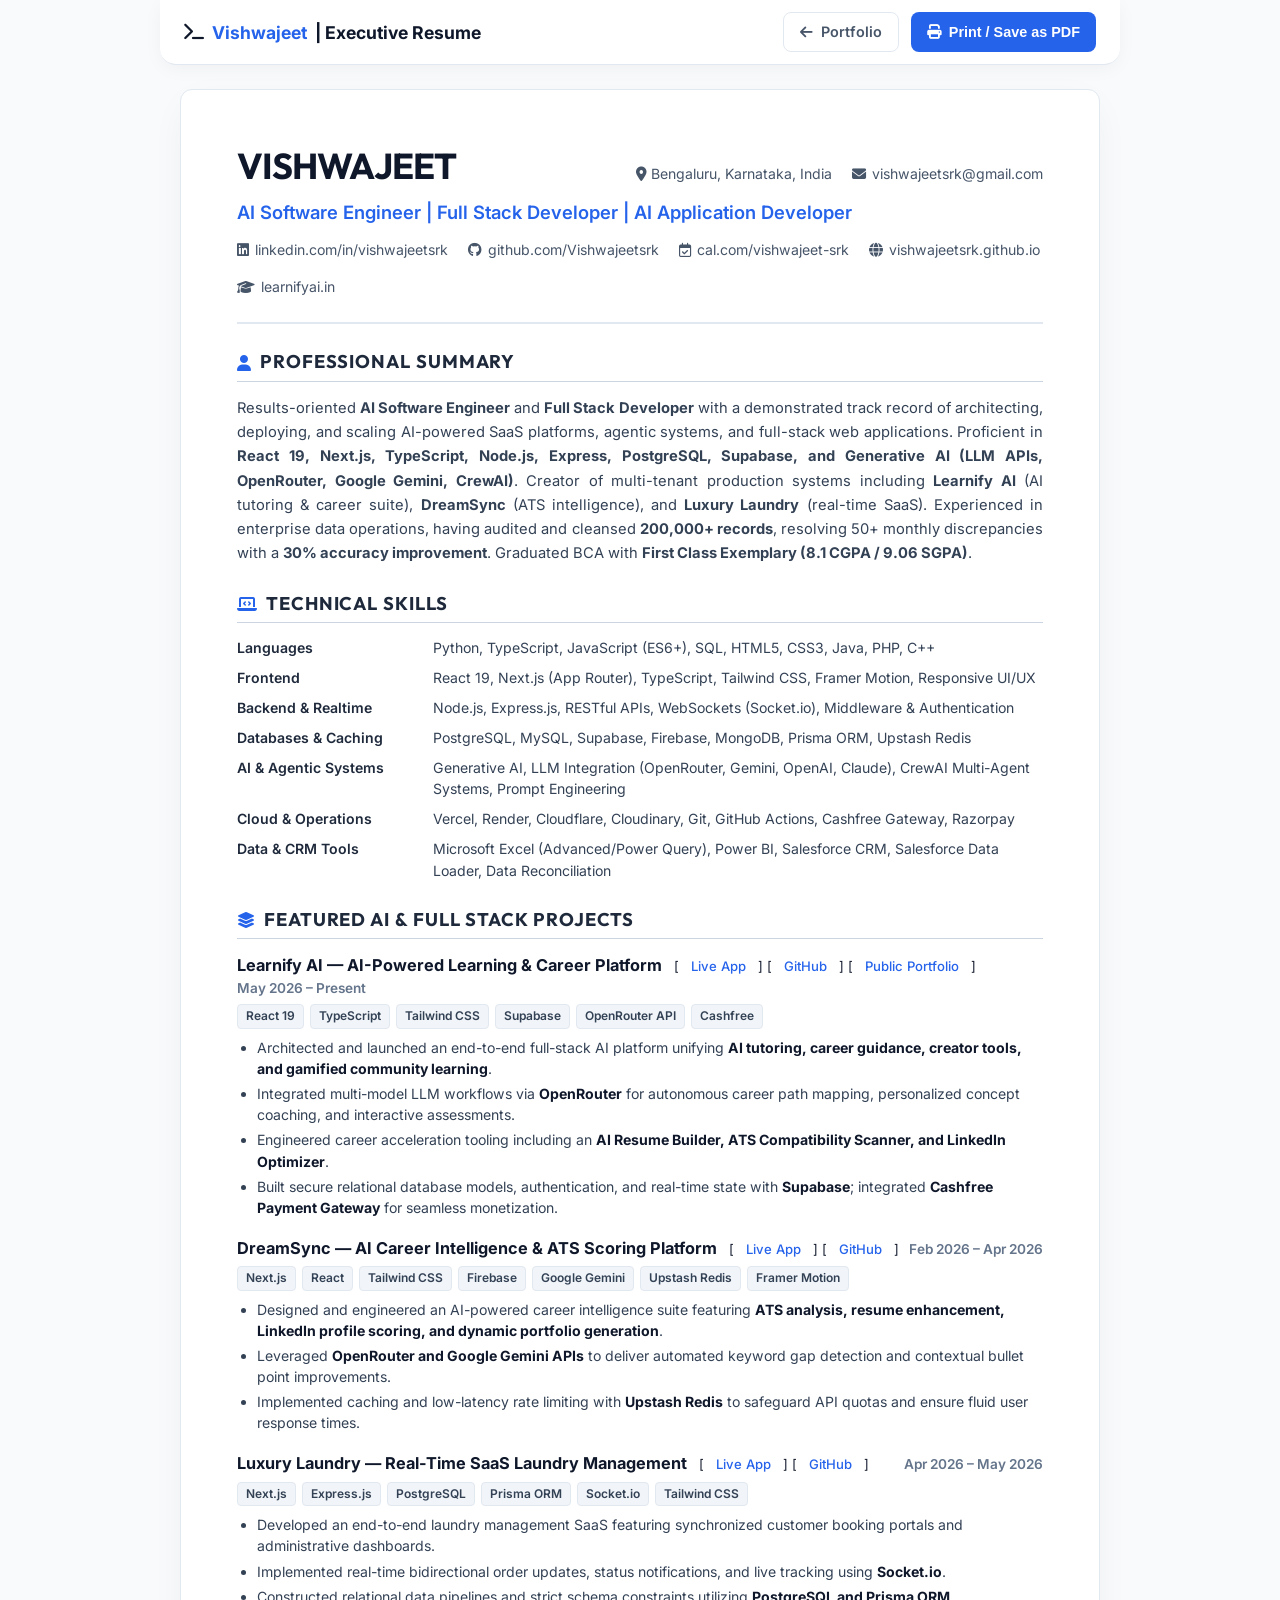
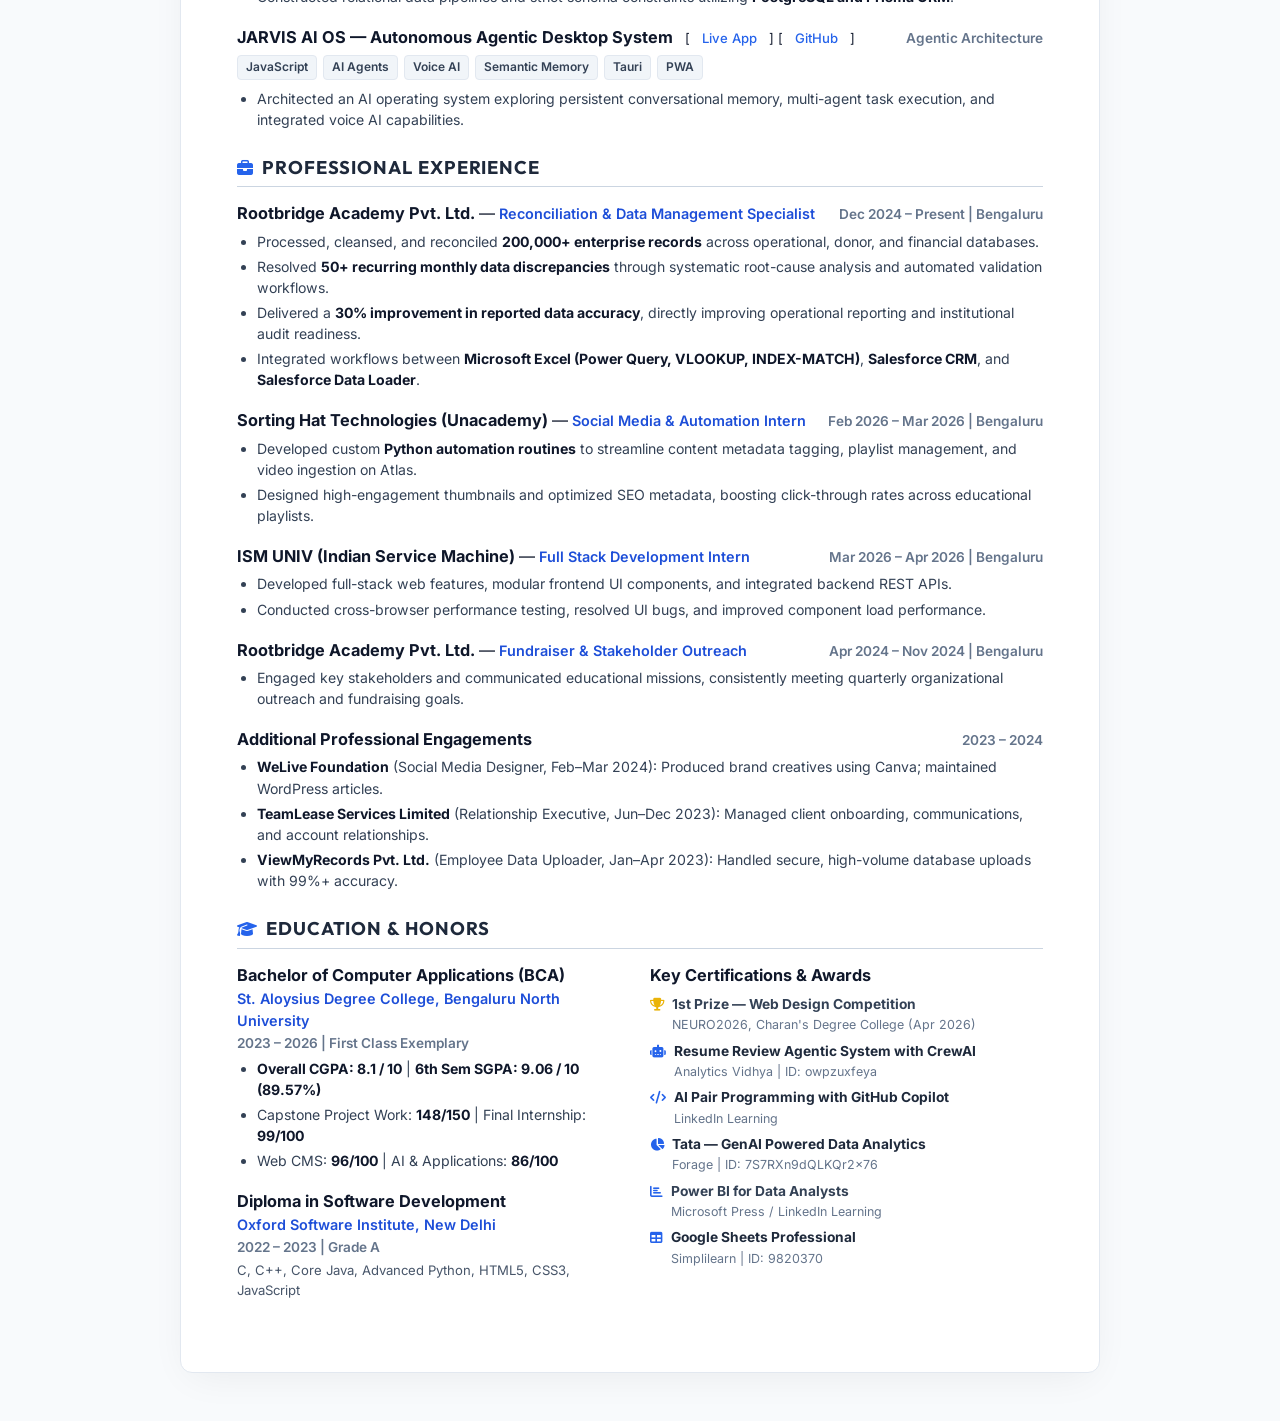
<file: resume.html>
<!DOCTYPE html>
<html lang="en">
<head>
    <meta charset="UTF-8">
    <meta name="viewport" content="width=device-width, initial-scale=1.0">
    <title>Vishwajeet | AI Software Engineer & Full Stack Developer - Resume</title>
    <meta name="description" content="Resume of Vishwajeet - AI Software Engineer, Full Stack Developer, and Data Operations Specialist.">
    <link rel="preconnect" href="https://fonts.googleapis.com">
    <link rel="preconnect" href="https://fonts.gstatic.com" crossorigin>
    <link href="https://fonts.googleapis.com/css2?family=Inter:wght@300;400;500;600;700;800&family=Outfit:wght@500;600;700&display=swap" rel="stylesheet">
    <link rel="stylesheet" href="https://cdn.jsdelivr.net/npm/@fortawesome/fontawesome-free@6.4.0/css/all.min.css">
    <style>
        :root {
            --primary: #2563eb;
            --primary-dark: #1d4ed8;
            --accent: #6366f1;
            --text-main: #0f172a;
            --text-muted: #475569;
            --text-light: #64748b;
            --border-color: #e2e8f0;
            --bg-page: #f8fafc;
            --bg-card: #ffffff;
            --tag-bg: #f1f5f9;
            --tag-text: #334155;
        }

        * {
            box-sizing: border-box;
            margin: 0;
            padding: 0;
        }

        body {
            font-family: 'Inter', sans-serif;
            background-color: var(--bg-page);
            color: var(--text-main);
            line-height: 1.55;
            -webkit-font-smoothing: antialiased;
        }

        /* Action Bar for Web View */
        .action-bar {
            position: sticky;
            top: 0;
            z-index: 100;
            background: rgba(255, 255, 255, 0.92);
            backdrop-filter: blur(12px);
            border-bottom: 1px solid var(--border-color);
            padding: 12px 24px;
            display: flex;
            justify-content: space-between;
            align-items: center;
            max-width: 960px;
            margin: 0 auto 24px;
            border-radius: 0 0 16px 16px;
            box-shadow: 0 4px 20px -2px rgba(0,0,0,0.05);
        }

        .action-bar .brand {
            font-weight: 700;
            font-size: 1.1rem;
            color: var(--text-main);
            display: flex;
            align-items: center;
            gap: 8px;
        }

        .action-bar .brand span {
            color: var(--primary);
        }

        .action-buttons {
            display: flex;
            gap: 12px;
        }

        .btn {
            display: inline-flex;
            align-items: center;
            gap: 8px;
            padding: 8px 16px;
            font-size: 0.9rem;
            font-weight: 600;
            border-radius: 8px;
            text-decoration: none;
            cursor: pointer;
            transition: all 0.2s ease;
            border: none;
        }

        .btn-primary {
            background: var(--primary);
            color: #ffffff;
        }

        .btn-primary:hover {
            background: var(--primary-dark);
            box-shadow: 0 4px 12px rgba(37, 99, 235, 0.3);
            transform: translateY(-1px);
        }

        .btn-secondary {
            background: #ffffff;
            color: var(--text-muted);
            border: 1px solid var(--border-color);
        }

        .btn-secondary:hover {
            background: var(--tag-bg);
            color: var(--text-main);
        }

        /* Resume Paper Container */
        .resume-container {
            max-width: 920px;
            margin: 0 auto 48px;
            background: var(--bg-card);
            padding: 48px 56px;
            border-radius: 12px;
            box-shadow: 0 10px 40px -10px rgba(0,0,0,0.07);
            border: 1px solid var(--border-color);
        }

        /* Header Section */
        .resume-header {
            border-bottom: 2px solid var(--border-color);
            padding-bottom: 24px;
            margin-bottom: 24px;
        }

        .header-title-row {
            display: flex;
            justify-content: space-between;
            align-items: baseline;
            flex-wrap: wrap;
            gap: 12px;
        }

        h1.name {
            font-family: 'Outfit', sans-serif;
            font-size: 2.25rem;
            font-weight: 700;
            letter-spacing: -0.02em;
            color: #0f172a;
        }

        .headline {
            font-size: 1.15rem;
            font-weight: 600;
            color: var(--primary);
            margin-top: 4px;
            margin-bottom: 12px;
        }

        .contact-links {
            display: flex;
            flex-wrap: wrap;
            gap: 16px 20px;
            font-size: 0.88rem;
            color: var(--text-muted);
        }

        .contact-links a {
            color: var(--text-muted);
            text-decoration: none;
            display: inline-flex;
            align-items: center;
            gap: 6px;
            transition: color 0.15s ease;
        }

        .contact-links a:hover {
            color: var(--primary);
        }

        /* Section Styling */
        .section {
            margin-bottom: 24px;
        }

        .section-title {
            font-family: 'Outfit', sans-serif;
            font-size: 1.15rem;
            font-weight: 700;
            text-transform: uppercase;
            letter-spacing: 0.05em;
            color: #1e293b;
            border-bottom: 1.5px solid #cbd5e1;
            padding-bottom: 4px;
            margin-bottom: 14px;
            display: flex;
            align-items: center;
            gap: 8px;
        }

        .section-title i {
            color: var(--primary);
            font-size: 1rem;
        }

        .summary-text {
            font-size: 0.92rem;
            color: #334155;
            line-height: 1.65;
            text-align: justify;
        }

        /* Skills Grid */
        .skills-table {
            display: grid;
            grid-template-columns: 180px 1fr;
            gap: 8px 16px;
            font-size: 0.88rem;
        }

        .skill-group-name {
            font-weight: 600;
            color: #1e293b;
        }

        .skill-group-items {
            color: #334155;
        }

        /* Experience & Projects Entries */
        .entry-item {
            margin-bottom: 18px;
            page-break-inside: avoid;
        }

        .entry-item:last-child {
            margin-bottom: 0;
        }

        .entry-header {
            display: flex;
            justify-content: space-between;
            align-items: baseline;
            flex-wrap: wrap;
            margin-bottom: 4px;
        }

        .entry-title {
            font-size: 1.02rem;
            font-weight: 700;
            color: #0f172a;
        }

        .entry-title a {
            color: #0f172a;
            text-decoration: none;
            transition: color 0.15s ease;
        }

        .entry-title a:hover {
            color: var(--primary);
        }

        .entry-subtitle {
            font-size: 0.9rem;
            font-weight: 600;
            color: var(--primary-dark);
        }

        .entry-date {
            font-size: 0.85rem;
            font-weight: 600;
            color: var(--text-light);
        }

        .entry-tags {
            display: flex;
            flex-wrap: wrap;
            gap: 6px;
            margin: 5px 0 8px 0;
        }

        .tech-pill {
            font-size: 0.75rem;
            font-weight: 600;
            background: var(--tag-bg);
            color: var(--tag-text);
            padding: 2px 8px;
            border-radius: 4px;
            border: 1px solid #e2e8f0;
        }

        .entry-links {
            display: inline-flex;
            gap: 12px;
            font-size: 0.82rem;
            margin-left: 8px;
        }

        .entry-links a {
            color: var(--primary);
            text-decoration: none;
            font-weight: 500;
        }

        .entry-links a:hover {
            text-decoration: underline;
        }

        ul.bullet-list {
            list-style-type: disc;
            margin-left: 20px;
            margin-top: 4px;
        }

        ul.bullet-list li {
            font-size: 0.88rem;
            color: #334155;
            margin-bottom: 4px;
            line-height: 1.5;
        }

        ul.bullet-list li strong {
            color: #0f172a;
        }

        /* Education & Certs Grid */
        .edu-cert-grid {
            display: grid;
            grid-template-columns: 1fr 1fr;
            gap: 20px;
        }

        .cert-list {
            list-style: none;
        }

        .cert-list li {
            font-size: 0.86rem;
            color: #334155;
            margin-bottom: 6px;
            display: flex;
            align-items: baseline;
            gap: 8px;
        }

        .cert-list li i {
            color: var(--primary);
            font-size: 0.8rem;
            flex-shrink: 0;
        }

        .cert-list a {
            color: #1e293b;
            text-decoration: none;
        }

        .cert-list a:hover {
            color: var(--primary);
            text-decoration: underline;
        }

        .cert-meta {
            color: var(--text-light);
            font-size: 0.78rem;
        }

        /* Print Optimization */
        @media print {
            body {
                background: #ffffff;
                color: #000000;
                font-size: 9.5pt;
            }

            .action-bar {
                display: none !important;
            }

            .resume-container {
                max-width: 100%;
                margin: 0;
                padding: 0;
                border: none;
                box-shadow: none;
                border-radius: 0;
            }

            a {
                text-decoration: none;
                color: inherit;
            }

            .section-title {
                border-bottom: 1.5px solid #000;
                color: #000;
            }

            .headline, .entry-subtitle, .section-title i {
                color: #1d4ed8;
            }

            .tech-pill {
                border: 1px solid #cbd5e1;
                background: #f8fafc;
                color: #0f172a;
            }

            .entry-item {
                page-break-inside: avoid;
            }

            @page {
                margin: 1.2cm;
                size: A4 portrait;
            }
        }

        @media (max-width: 768px) {
            .resume-container {
                padding: 28px 20px;
                margin: 0 12px 24px;
            }
            .skills-table {
                grid-template-columns: 1fr;
                gap: 4px;
            }
            .edu-cert-grid {
                grid-template-columns: 1fr;
            }
            .action-bar {
                flex-direction: column;
                gap: 12px;
            }
        }
    </style>
</head>
<body>

    <!-- Sticky Web Toolbar -->
    <div class="action-bar">
        <div class="brand">
            <i class="fas fa-terminal"></i>
            <span>Vishwajeet</span> | Executive Resume
        </div>
        <div class="action-buttons">
            <a href="index.html" class="btn btn-secondary">
                <i class="fas fa-arrow-left"></i> Portfolio
            </a>
            <button onclick="window.print()" class="btn btn-primary">
                <i class="fas fa-print"></i> Print / Save as PDF
            </button>
        </div>
    </div>

    <!-- Resume Document Body -->
    <div class="resume-container">
        <!-- Header -->
        <header class="resume-header">
            <div class="header-title-row">
                <h1 class="name">VISHWAJEET</h1>
                <div class="contact-links">
                    <span><i class="fas fa-map-marker-alt"></i> Bengaluru, Karnataka, India</span>
                    <a href="mailto:vishwajeetsrk@gmail.com"><i class="fas fa-envelope"></i> vishwajeetsrk@gmail.com</a>
                </div>
            </div>
            <div class="headline">AI Software Engineer | Full Stack Developer | AI Application Developer</div>
            <div class="contact-links">
                <a href="https://www.linkedin.com/in/vishwajeetsrk/" target="_blank"><i class="fab fa-linkedin"></i> linkedin.com/in/vishwajeetsrk</a>
                <a href="https://github.com/Vishwajeetsrk" target="_blank"><i class="fab fa-github"></i> github.com/Vishwajeetsrk</a>
                <a href="https://cal.com/vishwajeet-srk/30min" target="_blank"><i class="far fa-calendar-check"></i> cal.com/vishwajeet-srk</a>
                <a href="https://vishwajeetsrk.github.io/" target="_blank"><i class="fas fa-globe"></i> vishwajeetsrk.github.io</a>
                <a href="https://www.learnifyai.in/" target="_blank"><i class="fas fa-graduation-cap"></i> learnifyai.in</a>
            </div>
        </header>

        <!-- Professional Summary -->
        <section class="section">
            <h2 class="section-title"><i class="fas fa-user"></i> Professional Summary</h2>
            <p class="summary-text">
                Results-oriented <strong>AI Software Engineer</strong> and <strong>Full Stack Developer</strong> with a demonstrated track record of architecting, deploying, and scaling AI-powered SaaS platforms, agentic systems, and full-stack web applications. Proficient in <strong>React 19, Next.js, TypeScript, Node.js, Express, PostgreSQL, Supabase, and Generative AI (LLM APIs, OpenRouter, Google Gemini, CrewAI)</strong>. Creator of multi-tenant production systems including <strong>Learnify AI</strong> (AI tutoring & career suite), <strong>DreamSync</strong> (ATS intelligence), and <strong>Luxury Laundry</strong> (real-time SaaS). Experienced in enterprise data operations, having audited and cleansed <strong>200,000+ records</strong>, resolving 50+ monthly discrepancies with a <strong>30% accuracy improvement</strong>. Graduated BCA with <strong>First Class Exemplary (8.1 CGPA / 9.06 SGPA)</strong>.
            </p>
        </section>

        <!-- Technical Skills -->
        <section class="section">
            <h2 class="section-title"><i class="fas fa-laptop-code"></i> Technical Skills</h2>
            <div class="skills-table">
                <div class="skill-group-name">Languages</div>
                <div class="skill-group-items">Python, TypeScript, JavaScript (ES6+), SQL, HTML5, CSS3, Java, PHP, C++</div>

                <div class="skill-group-name">Frontend</div>
                <div class="skill-group-items">React 19, Next.js (App Router), TypeScript, Tailwind CSS, Framer Motion, Responsive UI/UX</div>

                <div class="skill-group-name">Backend & Realtime</div>
                <div class="skill-group-items">Node.js, Express.js, RESTful APIs, WebSockets (Socket.io), Middleware & Authentication</div>

                <div class="skill-group-name">Databases & Caching</div>
                <div class="skill-group-items">PostgreSQL, MySQL, Supabase, Firebase, MongoDB, Prisma ORM, Upstash Redis</div>

                <div class="skill-group-name">AI & Agentic Systems</div>
                <div class="skill-group-items">Generative AI, LLM Integration (OpenRouter, Gemini, OpenAI, Claude), CrewAI Multi-Agent Systems, Prompt Engineering</div>

                <div class="skill-group-name">Cloud & Operations</div>
                <div class="skill-group-items">Vercel, Render, Cloudflare, Cloudinary, Git, GitHub Actions, Cashfree Gateway, Razorpay</div>

                <div class="skill-group-name">Data & CRM Tools</div>
                <div class="skill-group-items">Microsoft Excel (Advanced/Power Query), Power BI, Salesforce CRM, Salesforce Data Loader, Data Reconciliation</div>
            </div>
        </section>

        <!-- Featured Projects -->
        <section class="section">
            <h2 class="section-title"><i class="fas fa-layer-group"></i> Featured AI & Full Stack Projects</h2>

            <!-- Learnify AI -->
            <div class="entry-item">
                <div class="entry-header">
                    <div>
                        <span class="entry-title"><a href="https://www.learnifyai.in/" target="_blank">Learnify AI — AI-Powered Learning & Career Platform</a></span>
                        <span class="entry-links">
                            [<a href="https://www.learnifyai.in/" target="_blank">Live App</a>]
                            [<a href="https://github.com/Vishwajeetsrk/learnifyai" target="_blank">GitHub</a>]
                            [<a href="https://www.learnifyai.in/p/vishwajeetsrk" target="_blank">Public Portfolio</a>]
                        </span>
                    </div>
                    <span class="entry-date">May 2026 – Present</span>
                </div>
                <div class="entry-tags">
                    <span class="tech-pill">React 19</span>
                    <span class="tech-pill">TypeScript</span>
                    <span class="tech-pill">Tailwind CSS</span>
                    <span class="tech-pill">Supabase</span>
                    <span class="tech-pill">OpenRouter API</span>
                    <span class="tech-pill">Cashfree</span>
                </div>
                <ul class="bullet-list">
                    <li>Architected and launched an end-to-end full-stack AI platform unifying <strong>AI tutoring, career guidance, creator tools, and gamified community learning</strong>.</li>
                    <li>Integrated multi-model LLM workflows via <strong>OpenRouter</strong> for autonomous career path mapping, personalized concept coaching, and interactive assessments.</li>
                    <li>Engineered career acceleration tooling including an <strong>AI Resume Builder, ATS Compatibility Scanner, and LinkedIn Optimizer</strong>.</li>
                    <li>Built secure relational database models, authentication, and real-time state with <strong>Supabase</strong>; integrated <strong>Cashfree Payment Gateway</strong> for seamless monetization.</li>
                </ul>
            </div>

            <!-- DreamSync -->
            <div class="entry-item">
                <div class="entry-header">
                    <div>
                        <span class="entry-title"><a href="https://dream-sync-nine.vercel.app/" target="_blank">DreamSync — AI Career Intelligence & ATS Scoring Platform</a></span>
                        <span class="entry-links">
                            [<a href="https://dream-sync-nine.vercel.app/" target="_blank">Live App</a>]
                            [<a href="https://github.com/Vishwajeetsrk/dreamssync_test" target="_blank">GitHub</a>]
                        </span>
                    </div>
                    <span class="entry-date">Feb 2026 – Apr 2026</span>
                </div>
                <div class="entry-tags">
                    <span class="tech-pill">Next.js</span>
                    <span class="tech-pill">React</span>
                    <span class="tech-pill">Tailwind CSS</span>
                    <span class="tech-pill">Firebase</span>
                    <span class="tech-pill">Google Gemini</span>
                    <span class="tech-pill">Upstash Redis</span>
                    <span class="tech-pill">Framer Motion</span>
                </div>
                <ul class="bullet-list">
                    <li>Designed and engineered an AI-powered career intelligence suite featuring <strong>ATS analysis, resume enhancement, LinkedIn profile scoring, and dynamic portfolio generation</strong>.</li>
                    <li>Leveraged <strong>OpenRouter and Google Gemini APIs</strong> to deliver automated keyword gap detection and contextual bullet point improvements.</li>
                    <li>Implemented caching and low-latency rate limiting with <strong>Upstash Redis</strong> to safeguard API quotas and ensure fluid user response times.</li>
                </ul>
            </div>

            <!-- Luxury Laundry -->
            <div class="entry-item">
                <div class="entry-header">
                    <div>
                        <span class="entry-title"><a href="https://luxurylaundry.vercel.app/" target="_blank">Luxury Laundry — Real-Time SaaS Laundry Management</a></span>
                        <span class="entry-links">
                            [<a href="https://luxurylaundry.vercel.app/" target="_blank">Live App</a>]
                            [<a href="https://github.com/Vishwajeetsrk/LUXURY-LAUNDRY" target="_blank">GitHub</a>]
                        </span>
                    </div>
                    <span class="entry-date">Apr 2026 – May 2026</span>
                </div>
                <div class="entry-tags">
                    <span class="tech-pill">Next.js</span>
                    <span class="tech-pill">Express.js</span>
                    <span class="tech-pill">PostgreSQL</span>
                    <span class="tech-pill">Prisma ORM</span>
                    <span class="tech-pill">Socket.io</span>
                    <span class="tech-pill">Tailwind CSS</span>
                </div>
                <ul class="bullet-list">
                    <li>Developed an end-to-end laundry management SaaS featuring synchronized customer booking portals and administrative dashboards.</li>
                    <li>Implemented real-time bidirectional order updates, status notifications, and live tracking using <strong>Socket.io</strong>.</li>
                    <li>Constructed relational data pipelines and strict schema constraints utilizing <strong>PostgreSQL and Prisma ORM</strong>.</li>
                </ul>
            </div>

            <!-- JARVIS AI OS -->
            <div class="entry-item">
                <div class="entry-header">
                    <div>
                        <span class="entry-title"><a href="https://jarvisaios.vercel.app/" target="_blank">JARVIS AI OS — Autonomous Agentic Desktop System</a></span>
                        <span class="entry-links">
                            [<a href="https://jarvisaios.vercel.app/" target="_blank">Live App</a>]
                            [<a href="https://github.com/Vishwajeetsrk/JARVIS-AI-OS" target="_blank">GitHub</a>]
                        </span>
                    </div>
                    <span class="entry-date">Agentic Architecture</span>
                </div>
                <div class="entry-tags">
                    <span class="tech-pill">JavaScript</span>
                    <span class="tech-pill">AI Agents</span>
                    <span class="tech-pill">Voice AI</span>
                    <span class="tech-pill">Semantic Memory</span>
                    <span class="tech-pill">Tauri</span>
                    <span class="tech-pill">PWA</span>
                </div>
                <ul class="bullet-list">
                    <li>Architected an AI operating system exploring persistent conversational memory, multi-agent task execution, and integrated voice AI capabilities.</li>
                </ul>
            </div>
        </section>

        <!-- Professional Experience -->
        <section class="section">
            <h2 class="section-title"><i class="fas fa-briefcase"></i> Professional Experience</h2>

            <!-- Rootbridge Data Management -->
            <div class="entry-item">
                <div class="entry-header">
                    <div>
                        <span class="entry-title">Rootbridge Academy Pvt. Ltd.</span> — <span class="entry-subtitle">Reconciliation & Data Management Specialist</span>
                    </div>
                    <span class="entry-date">Dec 2024 – Present | Bengaluru</span>
                </div>
                <ul class="bullet-list">
                    <li>Processed, cleansed, and reconciled <strong>200,000+ enterprise records</strong> across operational, donor, and financial databases.</li>
                    <li>Resolved <strong>50+ recurring monthly data discrepancies</strong> through systematic root-cause analysis and automated validation workflows.</li>
                    <li>Delivered a <strong>30% improvement in reported data accuracy</strong>, directly improving operational reporting and institutional audit readiness.</li>
                    <li>Integrated workflows between <strong>Microsoft Excel (Power Query, VLOOKUP, INDEX-MATCH)</strong>, <strong>Salesforce CRM</strong>, and <strong>Salesforce Data Loader</strong>.</li>
                </ul>
            </div>

            <!-- Sorting Hat / Unacademy -->
            <div class="entry-item">
                <div class="entry-header">
                    <div>
                        <span class="entry-title">Sorting Hat Technologies (Unacademy)</span> — <span class="entry-subtitle">Social Media & Automation Intern</span>
                    </div>
                    <span class="entry-date">Feb 2026 – Mar 2026 | Bengaluru</span>
                </div>
                <ul class="bullet-list">
                    <li>Developed custom <strong>Python automation routines</strong> to streamline content metadata tagging, playlist management, and video ingestion on Atlas.</li>
                    <li>Designed high-engagement thumbnails and optimized SEO metadata, boosting click-through rates across educational playlists.</li>
                </ul>
            </div>

            <!-- ISM UNIV -->
            <div class="entry-item">
                <div class="entry-header">
                    <div>
                        <span class="entry-title">ISM UNIV (Indian Service Machine)</span> — <span class="entry-subtitle">Full Stack Development Intern</span>
                    </div>
                    <span class="entry-date">Mar 2026 – Apr 2026 | Bengaluru</span>
                </div>
                <ul class="bullet-list">
                    <li>Developed full-stack web features, modular frontend UI components, and integrated backend REST APIs.</li>
                    <li>Conducted cross-browser performance testing, resolved UI bugs, and improved component load performance.</li>
                </ul>
            </div>

            <!-- Rootbridge Fundraiser -->
            <div class="entry-item">
                <div class="entry-header">
                    <div>
                        <span class="entry-title">Rootbridge Academy Pvt. Ltd.</span> — <span class="entry-subtitle">Fundraiser & Stakeholder Outreach</span>
                    </div>
                    <span class="entry-date">Apr 2024 – Nov 2024 | Bengaluru</span>
                </div>
                <ul class="bullet-list">
                    <li>Engaged key stakeholders and communicated educational missions, consistently meeting quarterly organizational outreach and fundraising goals.</li>
                </ul>
            </div>

            <!-- Earlier Experience Summary -->
            <div class="entry-item">
                <div class="entry-header">
                    <div>
                        <span class="entry-title">Additional Professional Engagements</span>
                    </div>
                    <span class="entry-date">2023 – 2024</span>
                </div>
                <ul class="bullet-list">
                    <li><strong>WeLive Foundation</strong> (Social Media Designer, Feb–Mar 2024): Produced brand creatives using Canva; maintained WordPress articles.</li>
                    <li><strong>TeamLease Services Limited</strong> (Relationship Executive, Jun–Dec 2023): Managed client onboarding, communications, and account relationships.</li>
                    <li><strong>ViewMyRecords Pvt. Ltd.</strong> (Employee Data Uploader, Jan–Apr 2023): Handled secure, high-volume database uploads with 99%+ accuracy.</li>
                </ul>
            </div>
        </section>

        <!-- Education & Certifications -->
        <section class="section">
            <h2 class="section-title"><i class="fas fa-graduation-cap"></i> Education & Honors</h2>
            <div class="edu-cert-grid">
                <div>
                    <div class="entry-item">
                        <div class="entry-title">Bachelor of Computer Applications (BCA)</div>
                        <div class="entry-subtitle">St. Aloysius Degree College, Bengaluru North University</div>
                        <div class="entry-date">2023 – 2026 | First Class Exemplary</div>
                        <ul class="bullet-list">
                            <li><strong>Overall CGPA: 8.1 / 10</strong> | <strong>6th Sem SGPA: 9.06 / 10 (89.57%)</strong></li>
                            <li>Capstone Project Work: <strong>148/150</strong> | Final Internship: <strong>99/100</strong></li>
                            <li>Web CMS: <strong>96/100</strong> | AI & Applications: <strong>86/100</strong></li>
                        </ul>
                    </div>
                    <div class="entry-item" style="margin-top: 10px;">
                        <div class="entry-title">Diploma in Software Development</div>
                        <div class="entry-subtitle">Oxford Software Institute, New Delhi</div>
                        <div class="entry-date">2022 – 2023 | Grade A</div>
                        <div style="font-size: 0.82rem; color: #475569; margin-top: 2px;">C, C++, Core Java, Advanced Python, HTML5, CSS3, JavaScript</div>
                    </div>
                </div>

                <div>
                    <div class="entry-title" style="margin-bottom: 6px;">Key Certifications & Awards</div>
                    <ul class="cert-list">
                        <li>
                            <i class="fas fa-trophy" style="color: #eab308;"></i>
                            <div>
                                <strong>1st Prize — Web Design Competition</strong>
                                <div class="cert-meta">NEURO2026, Charan's Degree College (Apr 2026)</div>
                            </div>
                        </li>
                        <li>
                            <i class="fas fa-robot"></i>
                            <div>
                                <a href="https://courses.analyticsvidhya.com/certificates/owpzuxfeya" target="_blank"><strong>Resume Review Agentic System with CrewAI</strong></a>
                                <div class="cert-meta">Analytics Vidhya | ID: owpzuxfeya</div>
                            </div>
                        </li>
                        <li>
                            <i class="fas fa-code"></i>
                            <div>
                                <a href="https://www.linkedin.com/learning/certificates/ef67d1b71505633566abc16a3a1dd32456a54b8c6a7c702e6a3d16ab45bfd267" target="_blank"><strong>AI Pair Programming with GitHub Copilot</strong></a>
                                <div class="cert-meta">LinkedIn Learning</div>
                            </div>
                        </li>
                        <li>
                            <i class="fas fa-chart-pie"></i>
                            <div>
                                <a href="https://www.theforage.com/completion-certificates/ifobHAoMjQs9s6bKS/gMTdCXwDdLYoXZ3wG_ifobHAoMjQs9s6bKS_m3LEh744cwEtvav5p_1761740174163_completion_certificate.pdf" target="_blank"><strong>Tata — GenAI Powered Data Analytics</strong></a>
                                <div class="cert-meta">Forage | ID: 7S7RXn9dQLKQr2x76</div>
                            </div>
                        </li>
                        <li>
                            <i class="fas fa-chart-bar"></i>
                            <div>
                                <strong>Power BI for Data Analysts</strong>
                                <div class="cert-meta">Microsoft Press / LinkedIn Learning</div>
                            </div>
                        </li>
                        <li>
                            <i class="fas fa-table"></i>
                            <div>
                                <a href="https://www.simplilearn.com/skillup-certificate-landing?token=eyJjb3Vyc2VfaWQiOiIzNzQ4IiwiY2VydGlmaWNhdGVfdXJsIjoiaHR0cHM6XC9cL2NlcnRpZmljYXRlcy5zaW1wbGljZG4ubmV0XC9zaGFyZVwvOTgyMDM3MF85OTgzNTM1XzE3NzA1NzY4NDc0MDUucG5nIiwidXNlcm5hbWUiOiJWaXNod2FqZWV0In0%3D" target="_blank"><strong>Google Sheets Professional</strong></a>
                                <div class="cert-meta">Simplilearn | ID: 9820370</div>
                            </div>
                        </li>
                    </ul>
                </div>
            </div>
        </section>
    </div>

</body>
</html>
</file>
